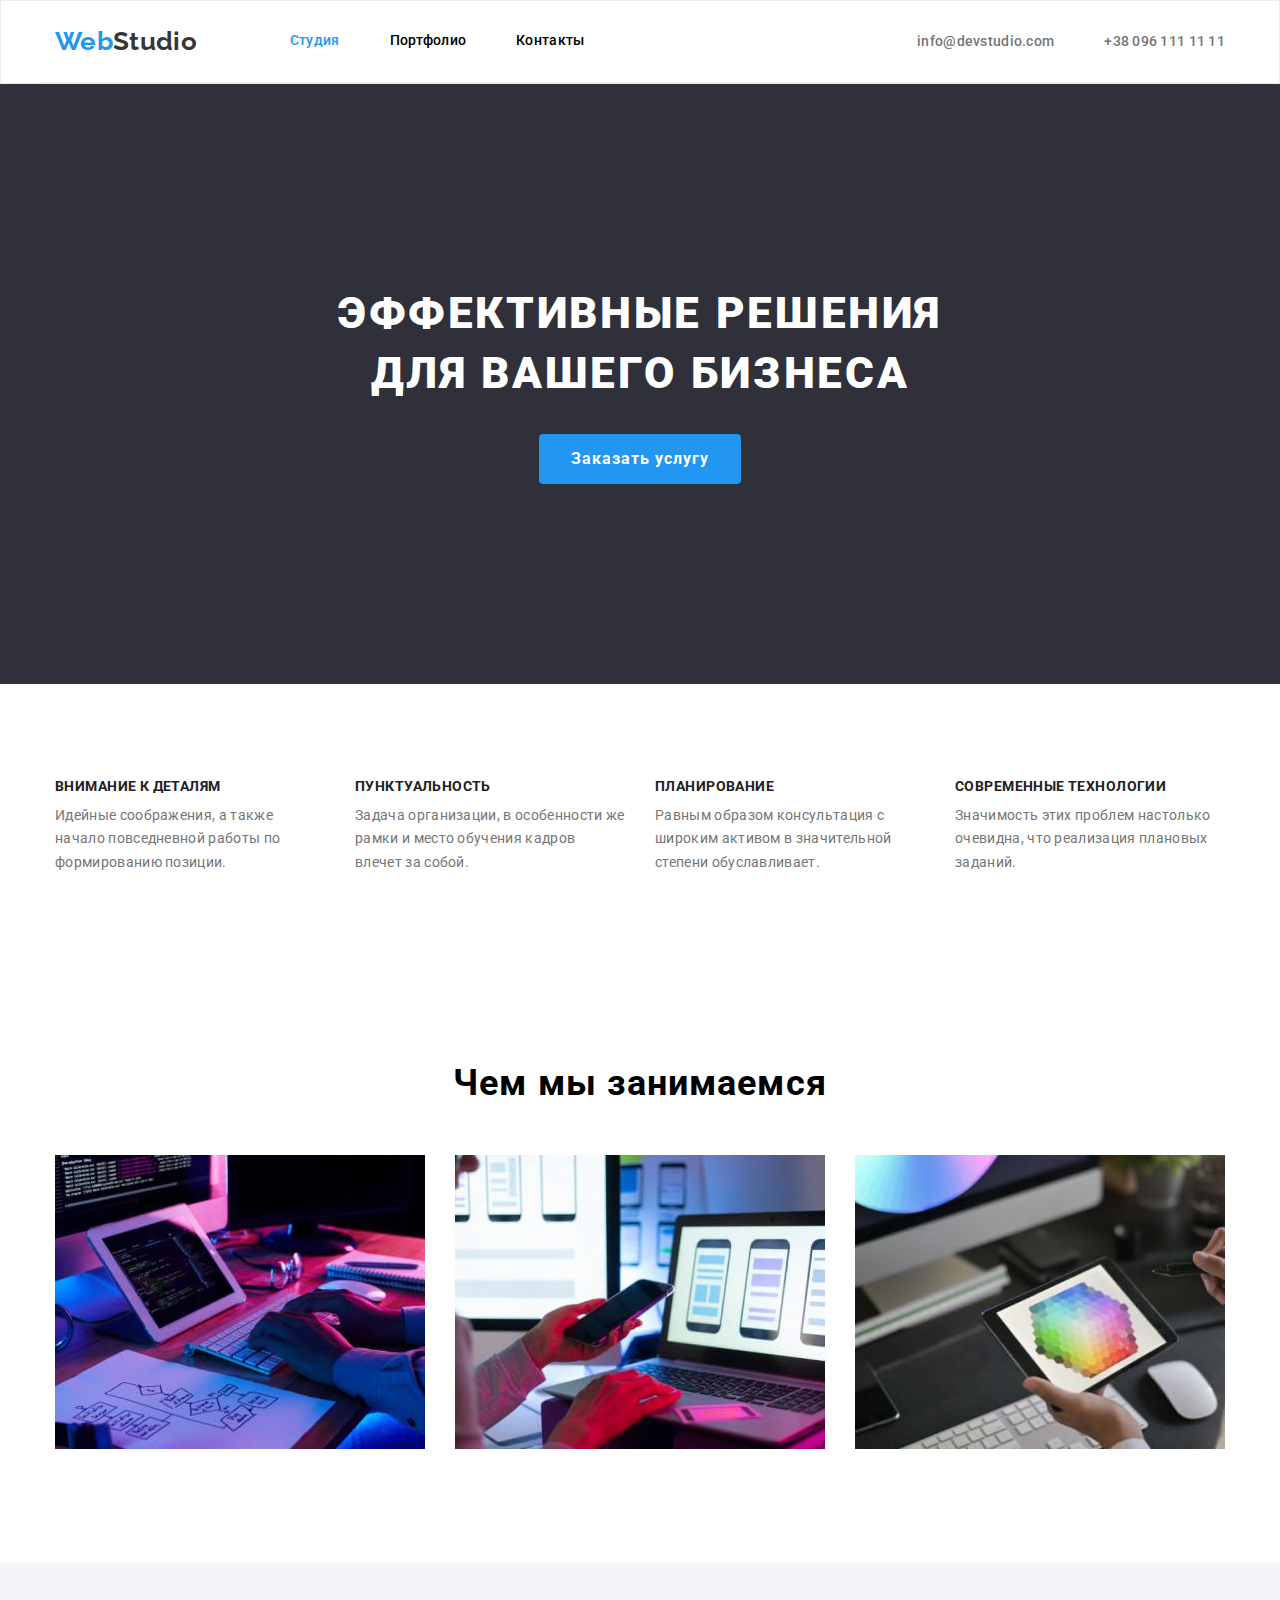
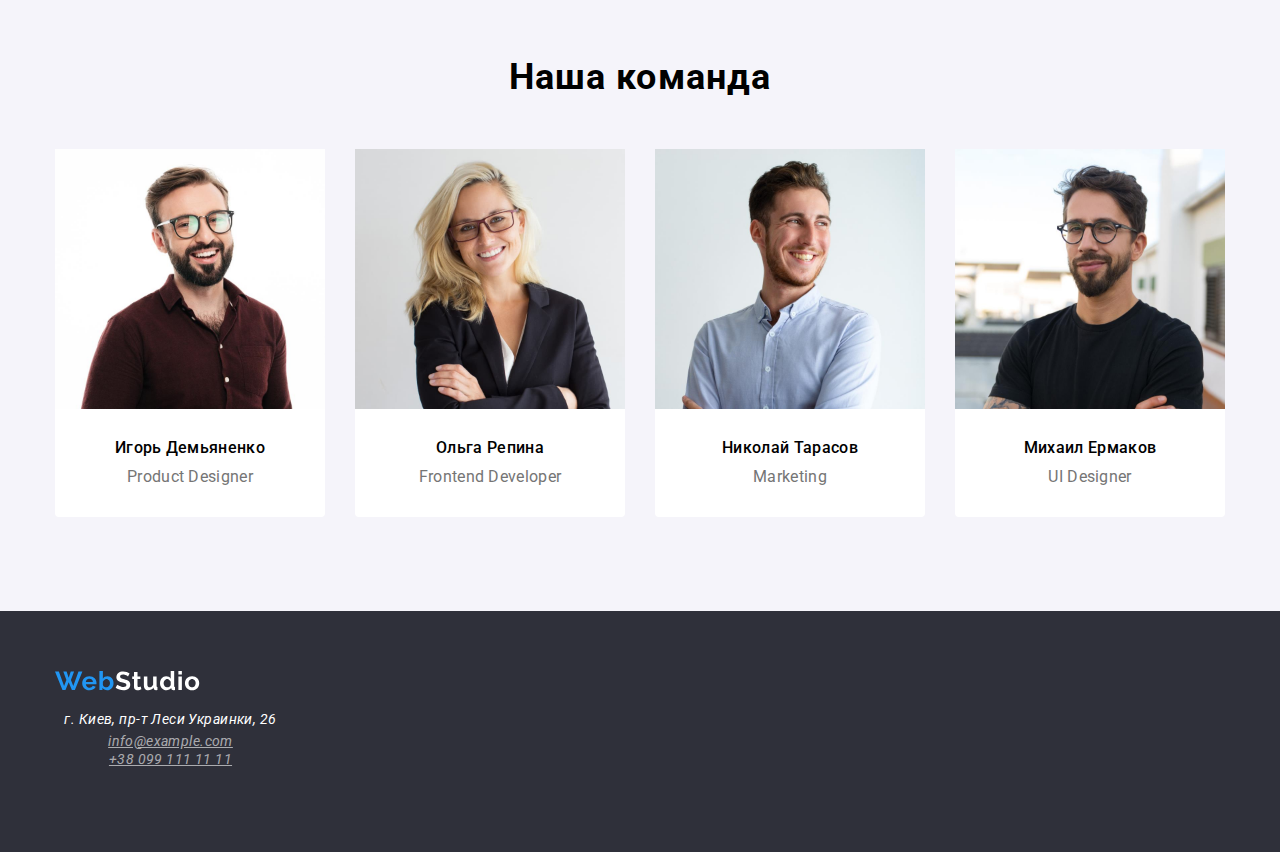
<file: index.html>
<!DOCTYPE html>
<html lang="en">
  <head>
    <meta charset="UTF-8" />
    <meta name="viewport" content="width=device-width, initial-scale=1.0" />
    <title>Студия</title>
    <link rel="stylesheet" href="https://cdnjs.cloudflare.com/ajax/libs/modern-normalize/1.0.0/modern-normalize.min.css"></link>
    <link rel="preconnect" href="https://fonts.googleapis.com" />
    <link rel="preconnect" href="https://fonts.gstatic.com" crossorigin />
    <link rel="preconnect" href="https://fonts.googleapis.com" />
    <link rel="preconnect" href="https://fonts.gstatic.com" crossorigin />
    <link
      href="https://fonts.googleapis.com/css2?family=Raleway:wght@700&family=Roboto:wght@400;500;700;900&display=swap"
      rel="stylesheet"
    />
    <link rel="stylesheet" href="./css/styles.css" />
  </head>
  <body>
    <header class="header m-bottom">
      <div class="container">
          <nav class="nav">
              <a href="./index.html" class="header-logo logo"><span class="text-logo">Web</span>Studio </a>
              <ul class="nav-list list">
                  <li class="item"><a class="nav-link link current" href="./index.html">Студия</a></li>
                  <li class="item"><a class="nav-link link" href="./portfolio.html">Портфолио</a></li>
                  <li class="item"><a class="nav-link link" href="">Контакты</a></li>
              </ul>
          </nav>
          <ul class="contact-list list">
              <li class="item"><a class="contact-link link" href="mailto:info@devstudio.com">info@devstudio.com</a>
              </li>
              <li class="item"><a class="contact-link link" href="tel:+380961111111">+38 096 111 11 11</a>
              </li>
          </ul>
      </div>
  </header>
    <main>
      <section class="hero">
       <div class="container">
        <h1 class="hero-title">Эффективные решения для вашего бизнеса</h1>
        <button type="button" class="order-service-button button">
          Заказать услугу
        </button>
       </div>
      </section>
      <!-- Особенности -->
      <section class="characteristics section">
        <div class="container">
          <h2 class="visually-hidden">Преимущество</h2>
            <ul class="characteristics-list list">
              <li class="characteristics-list-item">
                <h3 class="characteristics-list-headline">
                  Внимание к деталям
                </h3>
                <p class="characteristics-list-paragraph">
                  Идейные соображения, а также начало повседневной работы по
                  формированию позиции.
                </p>
              </li>
              <li class="characteristics-list-item">
                <h3 class="characteristics-list-headline">Пунктуальность</h3>
                <p class="characteristics-list-paragraph">
                  Задача организации, в особенности же рамки и место обучения
                  кадров влечет за собой.
                </p>
              </li>
              <li class="characteristics-list-item">
                <h3 class="characteristics-list-headline">Планирование</h3>
                <p class="characteristics-list-paragraph">
                  Равным образом консультация с широким активом в значительной
                  степени обуславливает.
                </p>
              </li>
              <li class="characteristics-list-item">
                <h3 class="characteristics-list-headline">
                  Современные технологии
                </h3>
                <p class="characteristics-list-paragraph">
                  Значимость этих проблем настолько очевидна, что реализация
                  плановых заданий.
                </p>
              </li>
            </ul>
          </h2>
        </div>
      </section>
      <section class="our-work section">

        <div class="container">
          <h2 class="our-work-title title">Чем мы занимаемся</h2>
          <ul class="our-work-list list">
            <li class="our-work-list-item">
              <img
                src="./images/img_diagram.jpg"
                alt="image code with diagram"
                width="370"
              />
            </li>
            <li class="our-work-list-item">
              <img
                src="./images/img_prototype.jpg"
                alt="image of multiple prototypes"
                width="370"
              />
            </li>
            <li class="our-work-list-item">
              <img
                src="./images/img_color_picker.jpg"
                alt="image color picker"
                width="370"
              />
            </li>
          </ul>
        </div>
      </section>

      <section class="our-team section">
        <div class="container">
          <h2 class="title">Наша команда</h2>
          <ul class="our-team-list list">
            <li class="our-team-list-item">
              <img
                src="./images/img_product_designer.jpg"
                alt="image of product_designer"
                width="370"
                class="img"
              />
             <div class="person-info">
              <h3 class="our-team-list-item-headline">Игорь Демьяненко</h3>
              <p lang="en" class="our-team-list-item-paragraph">
                Product Designer
              </p>
             </div>
            </li>
            <li class="our-team-list-item">
              <img
                src="./images/img_frontend_developer.jpg"
                alt="image of frontend developer"
                width="370"
                class="img"
              />
             <div class="person-info">
              <h3 class="our-team-list-item-headline">Ольга Репина</h3>
              <p lang="en" class="our-team-list-item-paragraph">
                Frontend Developer
              </p>
             </div>
            </li>
            <li class="our-team-list-item">
              <img
                src="./images/img_marketing.jpg"
                alt="image of marketing specialist"
                width="370"
                class="img"
              />
             <div class="person-info">
              <h3 class="our-team-list-item-headline">Николай Тарасов</h3>
              <p lang="en" class="our-team-list-item-paragraph">Marketing</p>
             </div>
            </li>
            <li class="our-team-list-item">
              <img
                src="./images/img_ui_designer.jpg"
                alt="image of ui designer"
                width="370"
                class="img"
              />
              <div class="person-info">
                <h3 class="our-team-list-item-headline">Михаил Ермаков</h3>
              <p lang="en" class="our-team-list-item-paragraph">UI Designer</p>
              </div>
            </li>
          </ul>
        </div>
      </section>
    </main>
    <!-- Футер -->
    <footer class="footer">
      <div class="container">
        <a href="./index.html" class="logo" lang="en">
          <img src="./images/logo-white.svg" alt="Логотип компании" />
        </a>
  
        <address class="footer-address-details link">
          <ul>
            <li class="footer-address">г. Киев, пр-т Леси Украинки, 26</li>
            <li class="footer-email">
              <a href="mailto:info@example.com">info@example.com</a>
            </li>
            <li class="footer-phone">
              <a href="tel:+380991111111">+38 099 111 11 11</a>
            </li>
          </ul>
        </address>
      </div>
    </footer>
  </body>
</html>
</file>
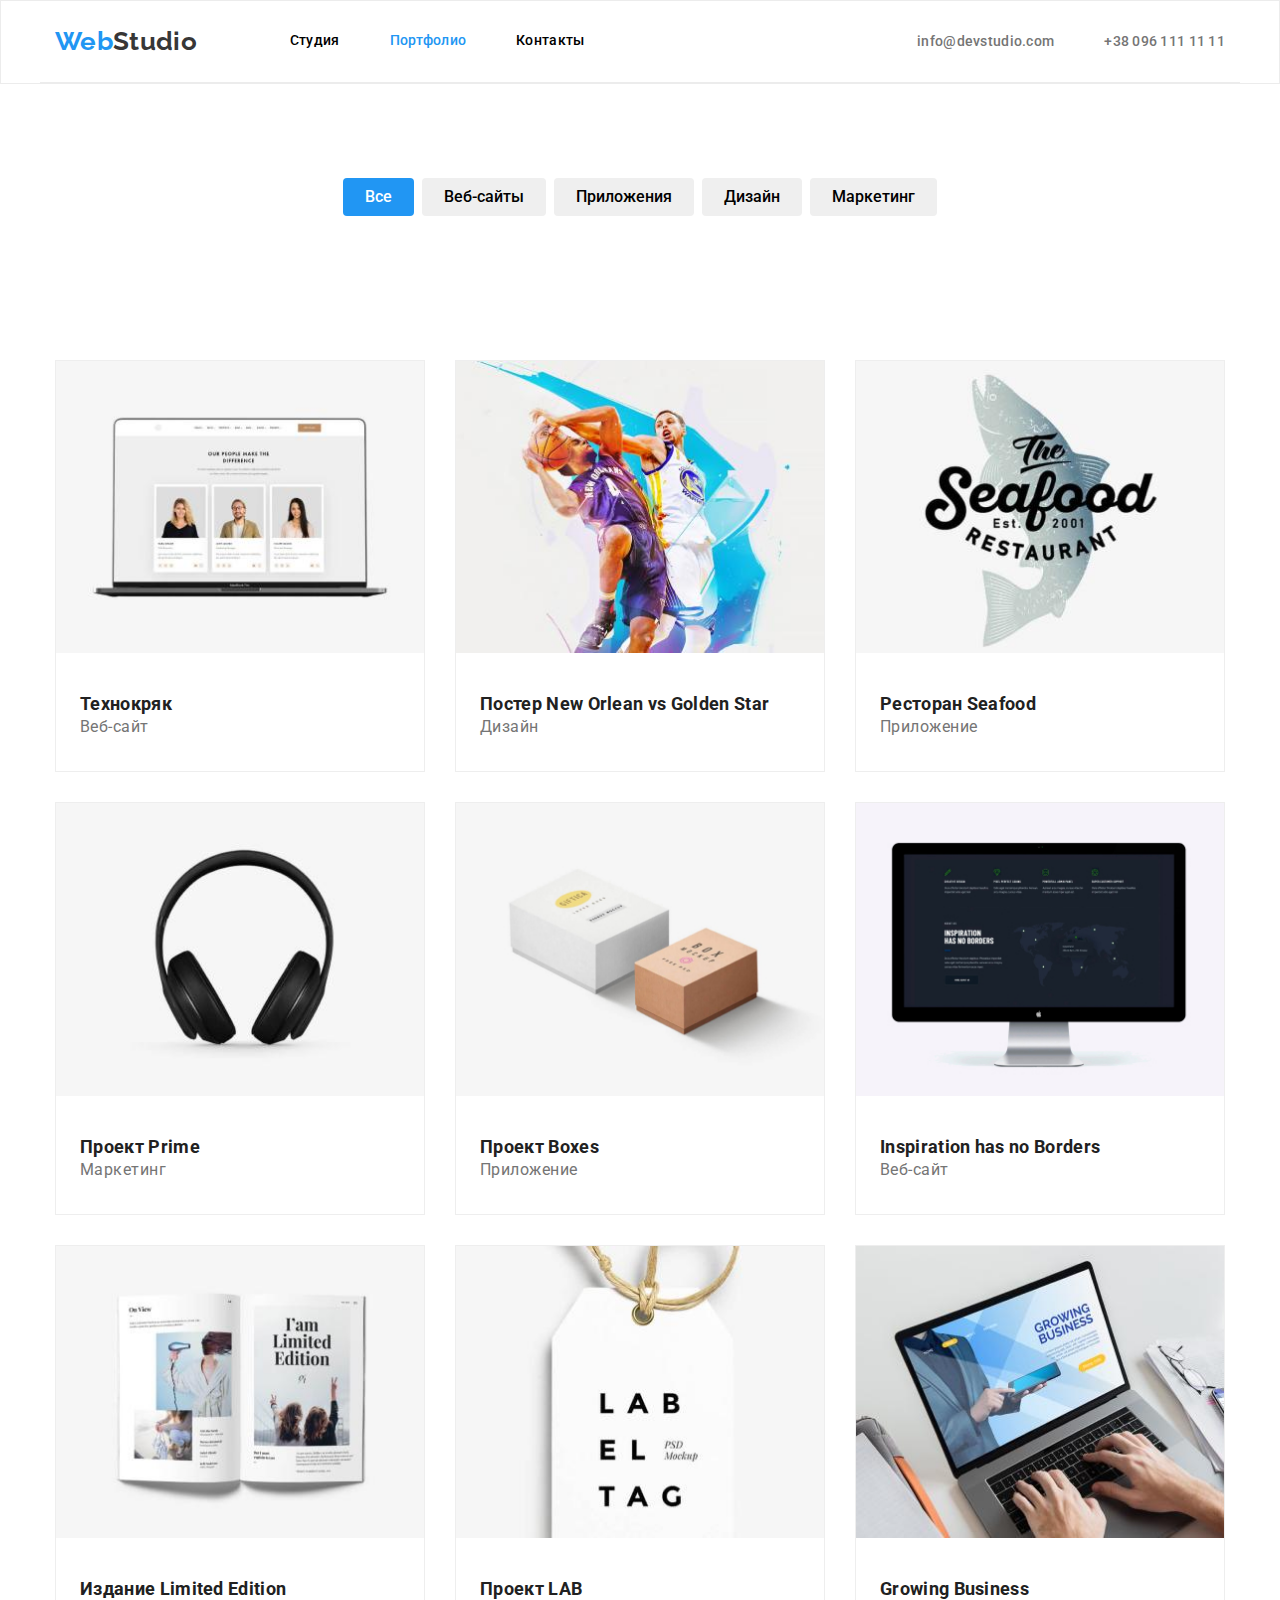
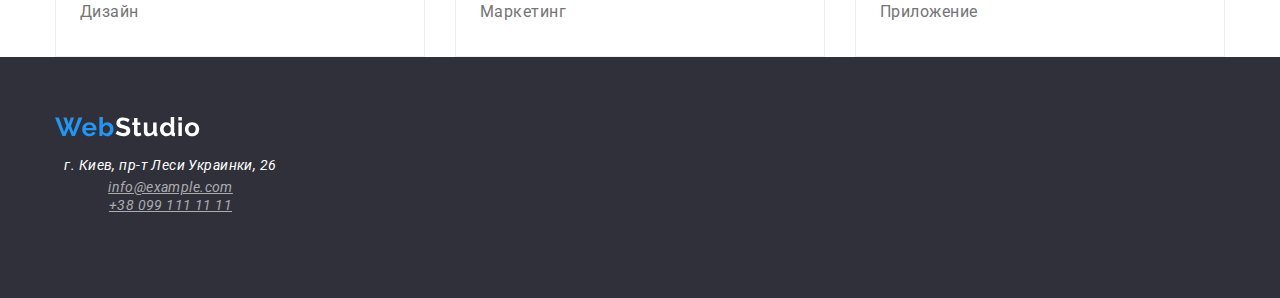
<file: portfolio.html>
<!DOCTYPE html>
<html lang="en">
  <head>
    <meta charset="UTF-8" />
    <meta name="viewport" content="width=device-width, initial-scale=1.0" />
    <title>Портфолио</title>
    <link rel="stylesheet" href="https://cdnjs.cloudflare.com/ajax/libs/modern-normalize/1.0.0/modern-normalize.min.css"></link>
    <link rel="preconnect" href="https://fonts.googleapis.com" />
    <link rel="preconnect" href="https://fonts.gstatic.com" crossorigin />

    <link rel="preconnect" href="https://fonts.googleapis.com" />
    <link rel="preconnect" href="https://fonts.gstatic.com" crossorigin />
    <link
      href="https://fonts.googleapis.com/css2?family=Raleway:wght@700&family=Roboto:wght@400;500;700;900&display=swap"
      rel="stylesheet"
    />


    <link rel="stylesheet" href="./css/styles.css" />
  </head>
  <body>
    <!-- Шапка сайта -->
    <header class="header m-bottom">
      <div class="container">
          <nav class="nav">
              <a href="./index.html" class="header-logo logo"><span class="text-logo">Web</span>Studio </a>
              <ul class="nav-list list">
                  <li class="item"><a class="nav-link link" href="./index.html">Студия</a></li>
                  <li class="item"><a class="nav-link link current" href="./portfolio.html">Портфолио</a></li>
                  <li class="item"><a class="nav-link link" href="">Контакты</a></li>
              </ul>
          </nav>
          <ul class="contact-list list">
              <li class="item"><a class="contact-link link" href="mailto:info@devstudio.com">info@devstudio.com</a>
              </li>
              <li class="item"><a class="contact-link link" href="tel:+380961111111">+38 096 111 11 11</a>
              </li>
          </ul>
      </div>
  </header>
    <!-- мейн -->
    <main>
      <section class="section">
       
  <div class="container">
    <ul class="filters-list list">
      <li class="filters-item">
        <h1 class="section-title"></h1>
        <button type="button" class="button-filter active">Все</button>
      </li>
      <li class="filters-item">
        <button type="button" class="button-filter">Веб-сайты</button>
      </li>
      <li class="filters-item">
        <button type="button" class="button-filter">Приложения</button>
      </li>
      <li class="filters-item">
        <button type="button" class="button-filter">Дизайн</button>
      </li>
      <li class="filters-item">
        <button type="button" class="button-filter">Маркетинг</button>
      </li>
    </ul>
  </section>

    <section>
      <div class="container">
        <ul class="cards-list list">
          <li class="card-item">
           <a href="#" class="link">
           
            <img src="./images/techno.jpg" alt="Технокряк" width="370" />
<div class="card-block">
  <h2 class="cards-list-title">Технокряк</h2>
  <p class="cards-list-paragraph">Веб-сайт</p>
</div>
           </a>
          </li>
          <li class="card-item">
            <a href="#" class="link">
              <img
              src="./images/basketball-players.jpg"
              alt="Постер New Orlean vs Golden Star"
              width="370"
            />
            </a>
           <div class="card-block">
            <h2 class="cards-list-title">Постер New Orlean vs Golden Star</h2>
            <p class="cards-list-paragraph">Дизайн</p>
           </div>
           
          </li>
          <li class="card-item">
            <a href="#" class="link">
              <img
              src="./images/restaurant-seafood.jpg"
              alt="Ресторан Seafood"
              width="370"
            />
            </a>
           <div class="card-block">
            <h2 class="cards-list-title">Ресторан Seafood</h2>
            <p class="cards-list-paragraph">Приложение</p>
           </div>
          </li>
          <li class="card-item">
            <a href="#" class="link">
              <img
              src="./images/project-prime.jpg"
              alt="Проект Prime"
              width="370"
            />
            </a>
            <div class="card-block">
              <h2 class="cards-list-title">Проект Prime</h2>
              <p class="cards-list-paragraph">Маркетинг</p>
            </div>
          </li>
          <li class="card-item">
            <a href="#" class="link">
              <img
              src="./images/project-boxes.jpg"
              alt="Проект Boxes"
              width="370"
            />
            </a>
           <div class="card-block">
            <h2 class="cards-list-title">Проект Boxes</h2>
            <p class="cards-list-paragraph">Приложение</p>
           </div>
          </li>
          <li class="card-item">
            <a href="#" class="link">
              <img
              src="./images/inspiration-without-borders.jpg"
              alt="Inspiration has no Borders"
              width="370"
            />
            </a>
           <div class="card-block">
            <h2 class="cards-list-title">Inspiration has no Borders</h2>
            <p class="cards-list-paragraph">Веб-сайт</p>
           </div>
           
          </li>
          <li class="card-item">
            <a href="#" class="link">
              <img
              src="./images/limited_edition.jpg"
              alt="Издание Limited Edition"
              width="370"
            />
            </a>
           <div class="card-block">
            <h2 class="cards-list-title">Издание Limited Edition</h2>
            <p class="cards-list-paragraph">Дизайн</p>
           </div>
           
          </li>
          <li class="card-item">
            <a href="#" class="link">
              <img
              src="./images/project-lab.jpg"
              alt="Проект LAB"
              width="370"
            />
            </a>
          <div class="card-block">
            <h2 class="cards-list-title">Проект LAB</h2>
            <p class="cards-list-paragraph">Маркетинг</p>
           
          </div>
          </li>
          <li class="card-item">
            <a href="#" class="link">
              <img
              src="./images/growing-business.jpg"
              alt="Growing Business"
              width="370"
            />
            </a>
           <div class="card-block">
            <h2 class="cards-list-title">Growing Business</h2>
            <p class="cards-list-paragraph">Приложение</p>
           </div>
          </li>
        </ul>
      </div>
      </div>
    </section>
      
    </main>
    <!-- Футер -->
    <footer class="footer">
     <div class="container">
      <a href="./index.html" class="logo" lang="en">
        <img src="./images/logo-white.svg" alt="Логотип компании" />
      </a>

      <address class="footer-address-details">
        <ul>
          <li class="footer-address">г. Киев, пр-т Леси Украинки, 26</li>
          <li class="footer-email">
            <a href="mailto:info@example.com">info@example.com</a>
          </li>
          <li class="footer-phone">
            <a href="tel:+380991111111">+38 099 111 11 11</a>
          </li>
        </ul>
      </address>
     </div>
    </footer>
  </body>
</html>
</file>
<file: css/styles.css>
:root {
  --primary-text-color: rgba(0, 0, 0, 0.8);
  --title-text-color: #000000;
  --accent-color: #18a0fb;
  --primary-white-color: #ffffff;
  --background-color: #2196f3;
  --background-color-black: #2f303a;
  --color-grey: #757575;
}

*,
*::before,
*::after {
  box-sizing: border-box;
}

body {
  font-family: "Roboto", sans-serif;
  letter-spacing: 0.02em;
}

p,
h1,
h2,
h3,
h4,
h5,
h6,
ul {
  margin: 0;
  padding: 0;
  text-align: center;
}

.nav-list .item + .item {
  margin-left: 50px;
}

.nav-link {
  display: block;
  padding-top: 32px;
  padding-bottom: 32px;
  text-decoration: none;
  font-weight: 500;
  font-size: 14px;
  line-height: 1.14;
  color: inherit;
  letter-spacing: 0.02em;
}

.hero-title {
  text-transform: uppercase;
  color: var(--primary-white-color);
  text-align: center;
  font-size: 44px;
}

.our-team {
  background-color: #f5f4fa;
}

/* .order-service-button {
  background: var(--background-color);
  box-shadow: 0px 4px 4px rgba(0, 0, 0, 0.15);
  border-radius: 4px;

  font-weight: bold;
  font-size: 16px;
  line-height: 1.2;

  letter-spacing: 0.06em;
  color: var(--primary-white-color);
  cursor: pointer;
  padding: 10px 32px;
  border: none;
} */

.order-service-button {
  padding: 10px 32px;
  font-style: normal;
  font-weight: bold;
  font-size: 16px;
  line-height: 1.87;
  letter-spacing: 0.06em;
  border-radius: 4px;
  background: var(--background-color);
}

.button {
  cursor: pointer;
  border: none;
  color: var(--primary-white-color);
}

ul {
  list-style-type: none;
}

.button-filter:hover,
.button-filter:focus,
.active {
  background: var(--background-color);
  color: var(--primary-white-color);
}

.button-filter {
  padding: 6px 22px;
  cursor: pointer;
  font-weight: 500;
  font-size: 16px;
  line-height: 1.62;
  text-align: center;
  border-radius: 4px;
  border: none;
}

.cards-list-title {
  width: 322px;
  height: 36px;
  left: 239px;
  top: 576px;

  font-family: inherit;
  font-weight: bold;
  font-size: 18px;
  line-height: 1.2;
  color: #212121;
  text-align: left;
  padding-bottom: 20px;
  padding-top: 20px;
  padding-left: 24px;
  margin-bottom: 4px;
}

.cards-list-paragraph {
  width: 322px;
  height: 30px;
  left: 239px;
  top: 616px;

  font-family: inherit;

  font-size: 16px;
  line-height: 1.2;
  letter-spacing: 0.03em;
  color: var(--color-grey);
  text-align: left;
  padding-left: 24px;
  margin-bottom: 24px;
}
/* 
.logo {
  width: 145px;
  height: 31px;
  left: 215px;
  top: 1688px;

  font-family: inherit;
  font-weight: bold;
  font-size: 26px;
  line-height: 1.2;

  letter-spacing: 0.03em;

  color: var(--background-color);
} */

.logo {
  padding-top: 25px;
  padding-bottom: 25px;
  font-family: Raleway;
  font-weight: 700;
  font-size: 26px;
  line-height: 1.19;
  text-decoration: none;
}

.header-logo {
  color: var(--primary-text-color);
}

.text-logo,
.current,
.link:hover,
.link:focus,
.address-link:hover,
.address-link:focus {
  color: var(--background-color);
}

.header-list {
  display: flex;
  padding-top: 32px;
  padding-bottom: 32px;
  margin-left: 20px;
}
.header-contacts-list {
  display: flex;
  padding-top: 32px;
  padding-bottom: 32px;
}

.link {
  text-decoration: none;
}

.list {
  list-style: none;
}

.header-link.link.current {
  color: var(--accent-color);
  font-size: 14px;
  color: #212121;
  font-weight: 500;
}

.header-list .link {
  color: var(--accent-color);
  font-size: 14px;
  display: inline-block;
}

.header-list .link:hover,
.header-list .link:focus {
  color: var(--title-text-color);
}

.characteristics-list-headline {
  text-transform: uppercase;

  width: 270px;
  height: 16px;
  left: 215px;
  top: 774px;

  font-family: inherit;
  font-weight: bold;
  font-size: 14px;
  line-height: 1.2;
  letter-spacing: 0.03em;

  color: #212121;
  margin-bottom: 10px;
  text-align: left;
}

.our-work-title {
  margin-bottom: 50px;
}

.title {
  font-weight: 700;
  font-size: 36px;
  line-height: 1.16;
  text-align: center;
  letter-spacing: 0.03em;
}

.our-work-list {
  display: flex;
}

.our-team-list {
  display: flex;
}

.our-work-list-item:not(:last-child) {
  margin-right: 30px;
}

.cards-list {
  display: flex;

  flex-wrap: wrap;
  margin-bottom: -30px;
  margin-right: -30px;
}

.card-item {
  background: var(--primary-white-color);
  border: 1px solid #eeeeee;
  box-sizing: border-box;
  flex-basis: calc(100% / 3 - 30px);
  margin-right: 30px;
  margin-bottom: 30px;
}
.filters-list {
  display: flex;
  justify-content: center;
  margin-bottom: 50px;
  /* margin-top: 174px; */
}

.footer {
  background-color: var(--background-color-black);
  color: var(--primary-white-color);
  padding: 0;
  padding-top: 60px;
  padding-bottom: 60px;
}
.footer-address-details {
  text-decoration: none;
  color: var(--primary-white-color);
  width: 231px;
  height: 81px;
  left: 215px;
  top: 2208px;
}

.footer-address-details link:hover,
.footer-address-details link:focus {
  color: red;
}

.footer-address {
  width: 231px;
  height: 21px;
  left: 215px;
  top: 2208px;

  font-family: inherit;

  font-size: 14px;
  line-height: 1.2;

  letter-spacing: 0.03em;

  color: #ffffff;
}

.footer-email a:link {
  font-family: inherit;

  font-size: 14px;
  line-height: 1.2;

  letter-spacing: 0.03em;

  color: rgba(255, 255, 255, 0.6);
  text-align: left;
}

.footer-phone a:link {
  font-family: inherit;

  font-size: 14px;
  line-height: 1.2;
  letter-spacing: 0.03em;

  color: rgba(255, 255, 255, 0.6);
  text-align: left;
}

.header-email-link.link:hover,
.header-email-link.link:focus {
  width: 135px;
  height: 16px;
  left: 1078px;
  top: 32px;

  font-family: inherit;
  font-weight: 500;
  font-size: 14px;
  line-height: 1.14;
  letter-spacing: 0.02em;

  color: var(--background-color);
}

.header-tel-link.link {
  color: var(--color-grey);
}

.header-email-link.link {
  color: var(--color-grey);
}

.container {
  width: 1200px;
  padding-left: 15px;
  padding-right: 15px;
  margin: 0 auto;
}

.hero {
  padding-top: 200px;
  padding-bottom: 200px;
  background-color: #2f303a;
}

.hero .container {
  display: flex;
  flex-direction: column;
  align-items: center;
}
/* 
.hero-title {
  margin-top: 0;
  margin-bottom: 40px;

  color: var(--title-text-color);
  font-weight: 400;
  font-size: 56px;
  line-height: 1.43;
} */

.hero-title {
  max-width: 696px;
  margin-bottom: 30px;
  font-weight: 900;
  font-size: 44px;
  line-height: 1.36;
  text-align: center;
  letter-spacing: 0.06em;
  text-transform: uppercase;
  color: var(--primary-white-color);
}

.section {
  padding-top: 94px;
  padding-bottom: 94px;
}

.visually-hidden {
  position: absolute;
  clip: rect(0 0 0 0);
  width: 1px;
  height: 1px;
  margin: -1px;
}

img {
  display: block;
  max-width: 100%;
  height: auto;
  margin-bottom: 20px;
}

.header .container {
  display: flex;
  margin-top: 0;
  margin-bottom: 0;
  border-bottom: 1px solid #ececec;
}

.header {
  border: 1px solid #ececec;
  padding: 0;
  margin-top: 0;
  margin-bottom: 0px;
}

.page-header {
  border-bottom: 1px solid #ececec;
  padding: 0;
  /* display: flex; */
}

.nav {
  display: flex;
}

.nav-list {
  display: flex;
  margin-left: 93px;
}

.contact-list {
  display: flex;
  margin-left: auto;
}

.contact-link {
  display: block;
  padding-top: 32px;
  padding-bottom: 32px;
  font-weight: 500;
  font-size: 14px;
  line-height: 16px;
  letter-spacing: 0.02em;
  color: var(--color-grey);
}

.contact-list .item + .item {
  margin-left: 50px;
}

.filters-list .filters-item + .filters-item {
  margin-left: 8px;
}

.characteristics-list {
  display: flex;
  margin-left: -30px;
  margin-top: -30px;
}

.characteristics-list-item {
  flex-basis: calc(100% / 4 - 30px);
  margin-left: 30px;
  margin-top: 30px;
}

.characteristics-list-paragraph {
  font-size: 14px;
  line-height: 1.71;
  color: var(--color-grey);
  text-align: left;
}

.our-team .title {
  margin-bottom: 50px;
}

.our-team {
  background-color: #f5f4fa;
}

.our-team-list-item:not(:last-child) {
  margin-right: 30px;
}

.our-team-list-item {
  padding-bottom: 30px;
  background-color: var(--primary-white-color);
  border-radius: 0px 0px 4px 4px;
}

.our-team-list-item .img {
  margin-bottom: 30px;
}

.person-info {
  display: flex;
  max-width: 270px;
  flex-direction: column;
  align-items: center;
}

.our-team-list-item-headline {
  margin-bottom: 10px;
  font-weight: 500;
  font-size: 16px;
  line-height: 1.18;
}

.our-team-list-item-paragraph {
  font-size: 16px;
  line-height: 1.18;
  color: var(--color-grey);
}
</file>
